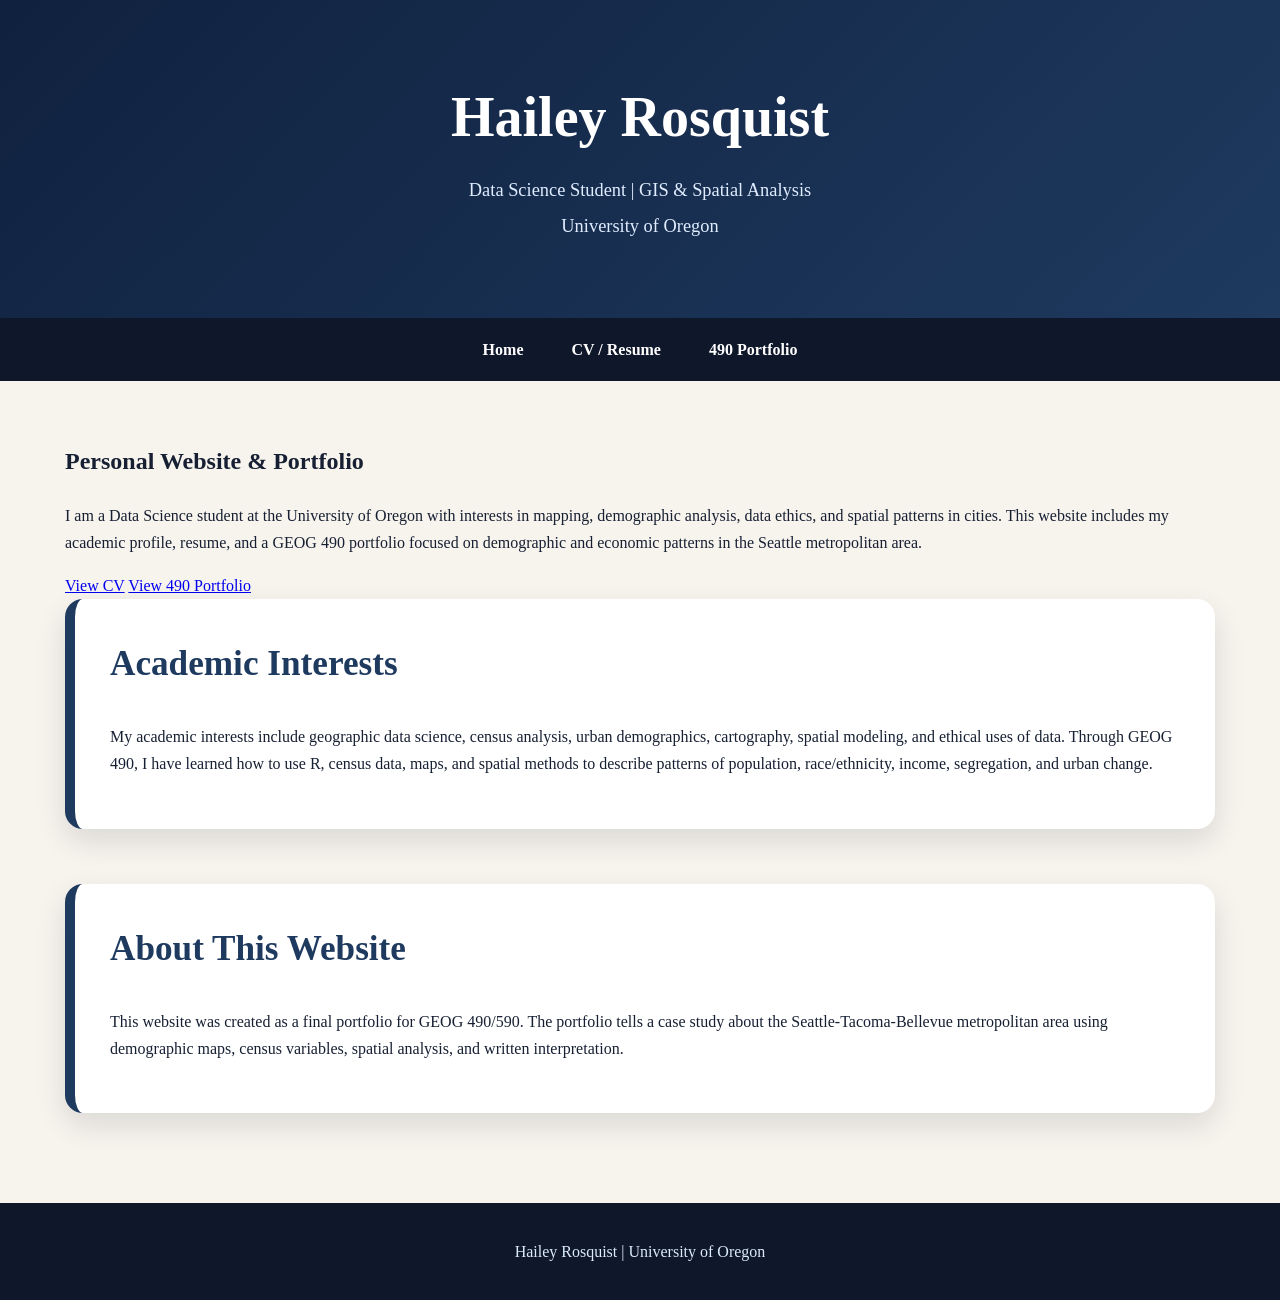
<file: index.html>
<!DOCTYPE html>
<html lang="en">
<head>
  <meta charset="UTF-8">
  <meta name="viewport" content="width=device-width, initial-scale=1.0">
  <title>Hailey Rosquist | Personal Website</title>
  <link rel="stylesheet" href="style.css">
</head>

<body>

  <header class="portfolio-header">
    <h1>Hailey Rosquist</h1>
    <p>Data Science Student | GIS & Spatial Analysis</p>
    <p>University of Oregon</p>
  </header>

  <nav class="main-nav">
    <a href="index.html">Home</a>
    <a href="resume.html">CV / Resume</a>
    <a href="portfolio.html">490 Portfolio</a>
  </nav>

  <main>
    <section class="hero">
      <h2>Personal Website & Portfolio</h2>
      <p>
        I am a Data Science student at the University of Oregon with interests in
        mapping, demographic analysis, data ethics, and spatial patterns in cities.
        This website includes my academic profile, resume, and a GEOG 490 portfolio
        focused on demographic and economic patterns in the Seattle metropolitan area.
      </p>

      <div class="button-row">
        <a class="button" href="resume.html">View CV</a>
        <a class="button" href="portfolio.html">View 490 Portfolio</a>
      </div>
    </section>

    <section class="card">
      <h2>Academic Interests</h2>
      <p>
        My academic interests include geographic data science, census analysis,
        urban demographics, cartography, spatial modeling, and ethical uses of data.
        Through GEOG 490, I have learned how to use R, census data, maps, and spatial
        methods to describe patterns of population, race/ethnicity, income, segregation,
        and urban change.
      </p>
    </section>

    <section class="card">
      <h2>About This Website</h2>
      <p>
        This website was created as a final portfolio for GEOG 490/590. The portfolio
        tells a case study about the Seattle-Tacoma-Bellevue metropolitan area using
        demographic maps, census variables, spatial analysis, and written interpretation.
      </p>
    </section>
  </main>

  <footer>
    <p>Hailey Rosquist | University of Oregon</p>
  </footer>

</body>
</html>
</file>
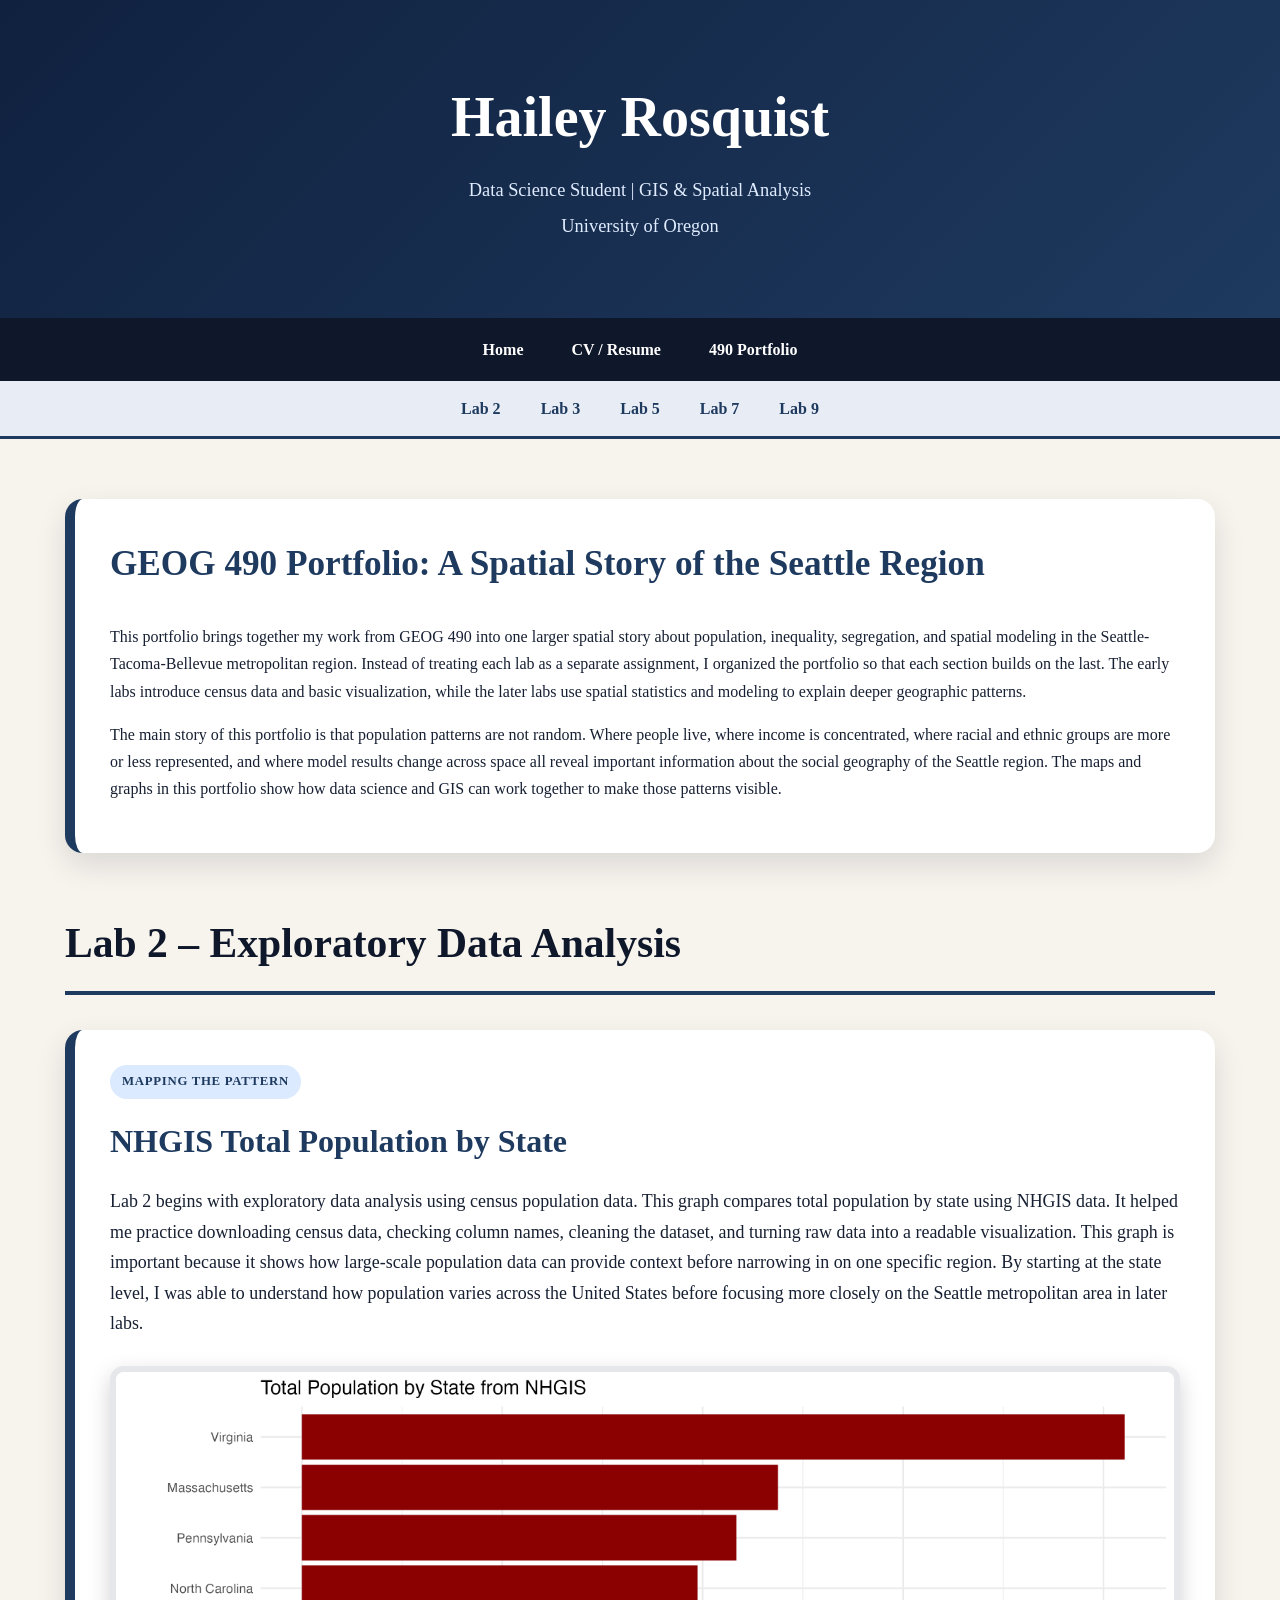
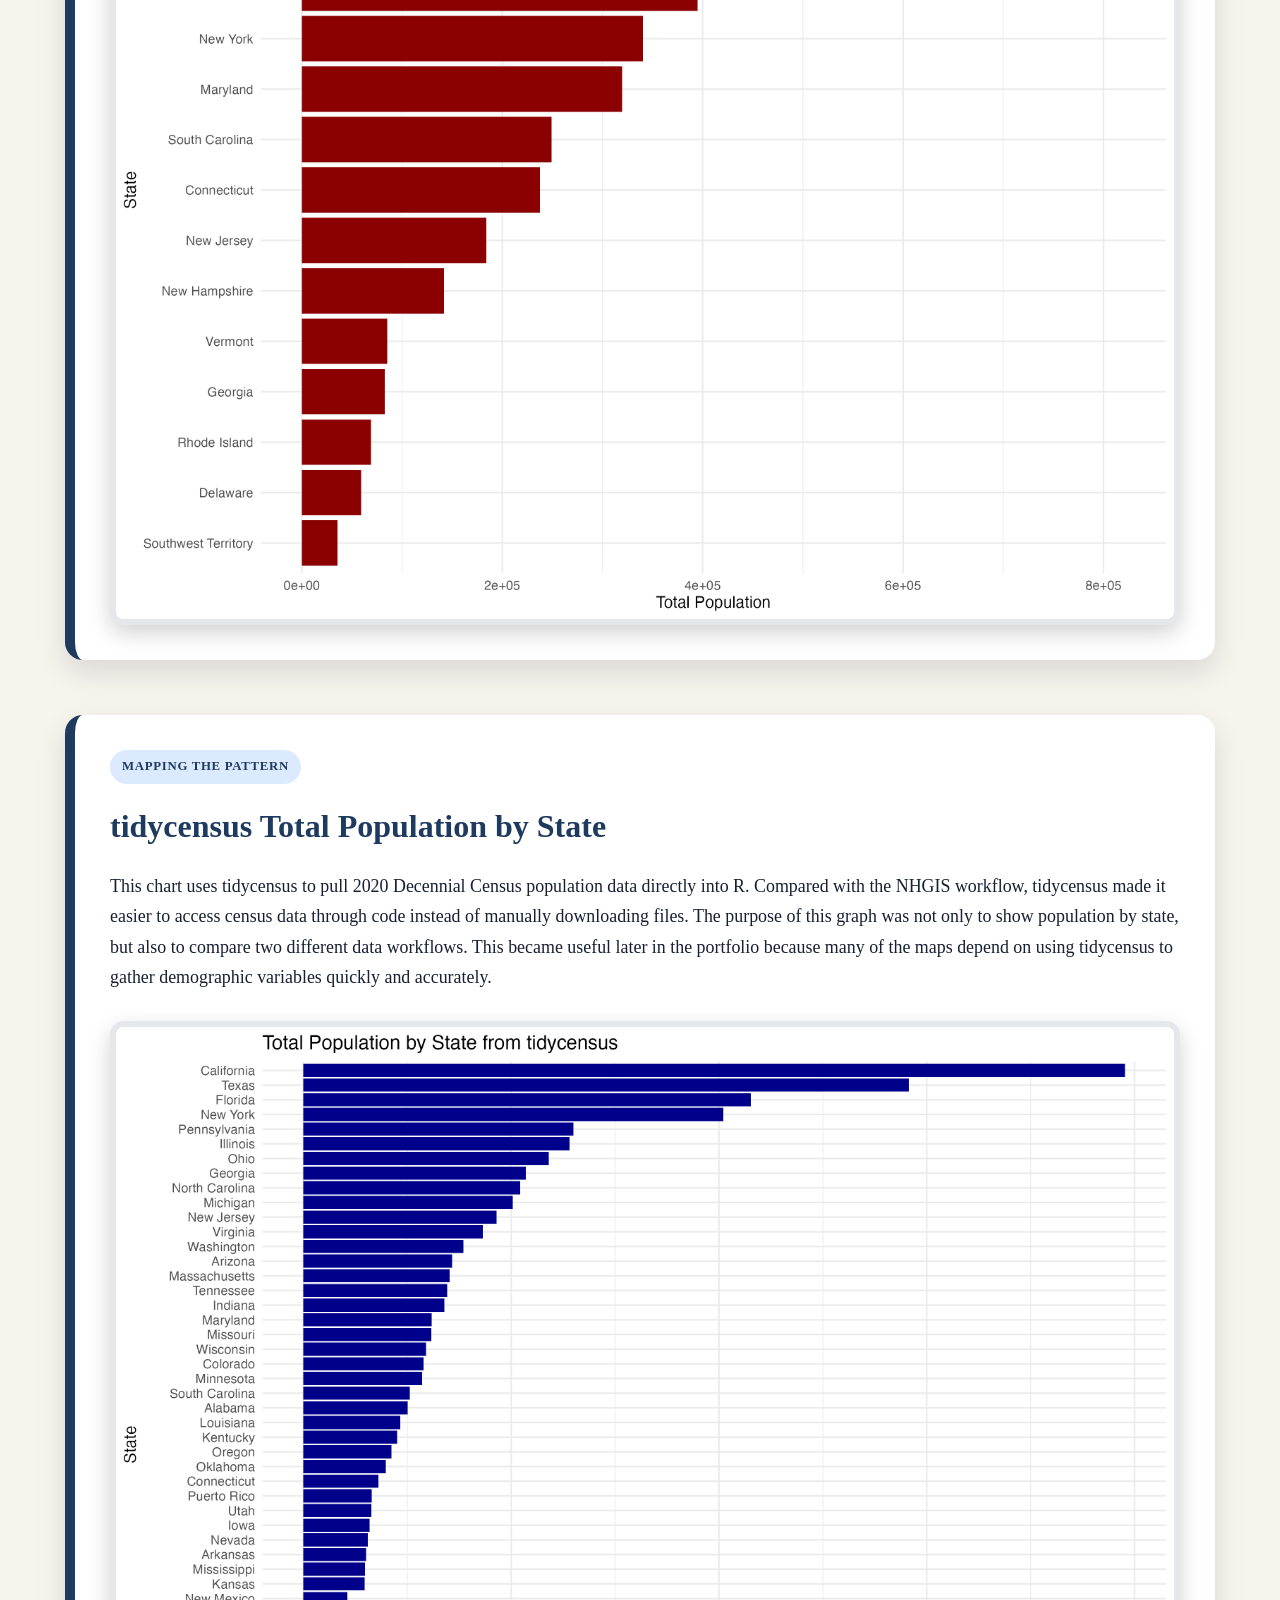
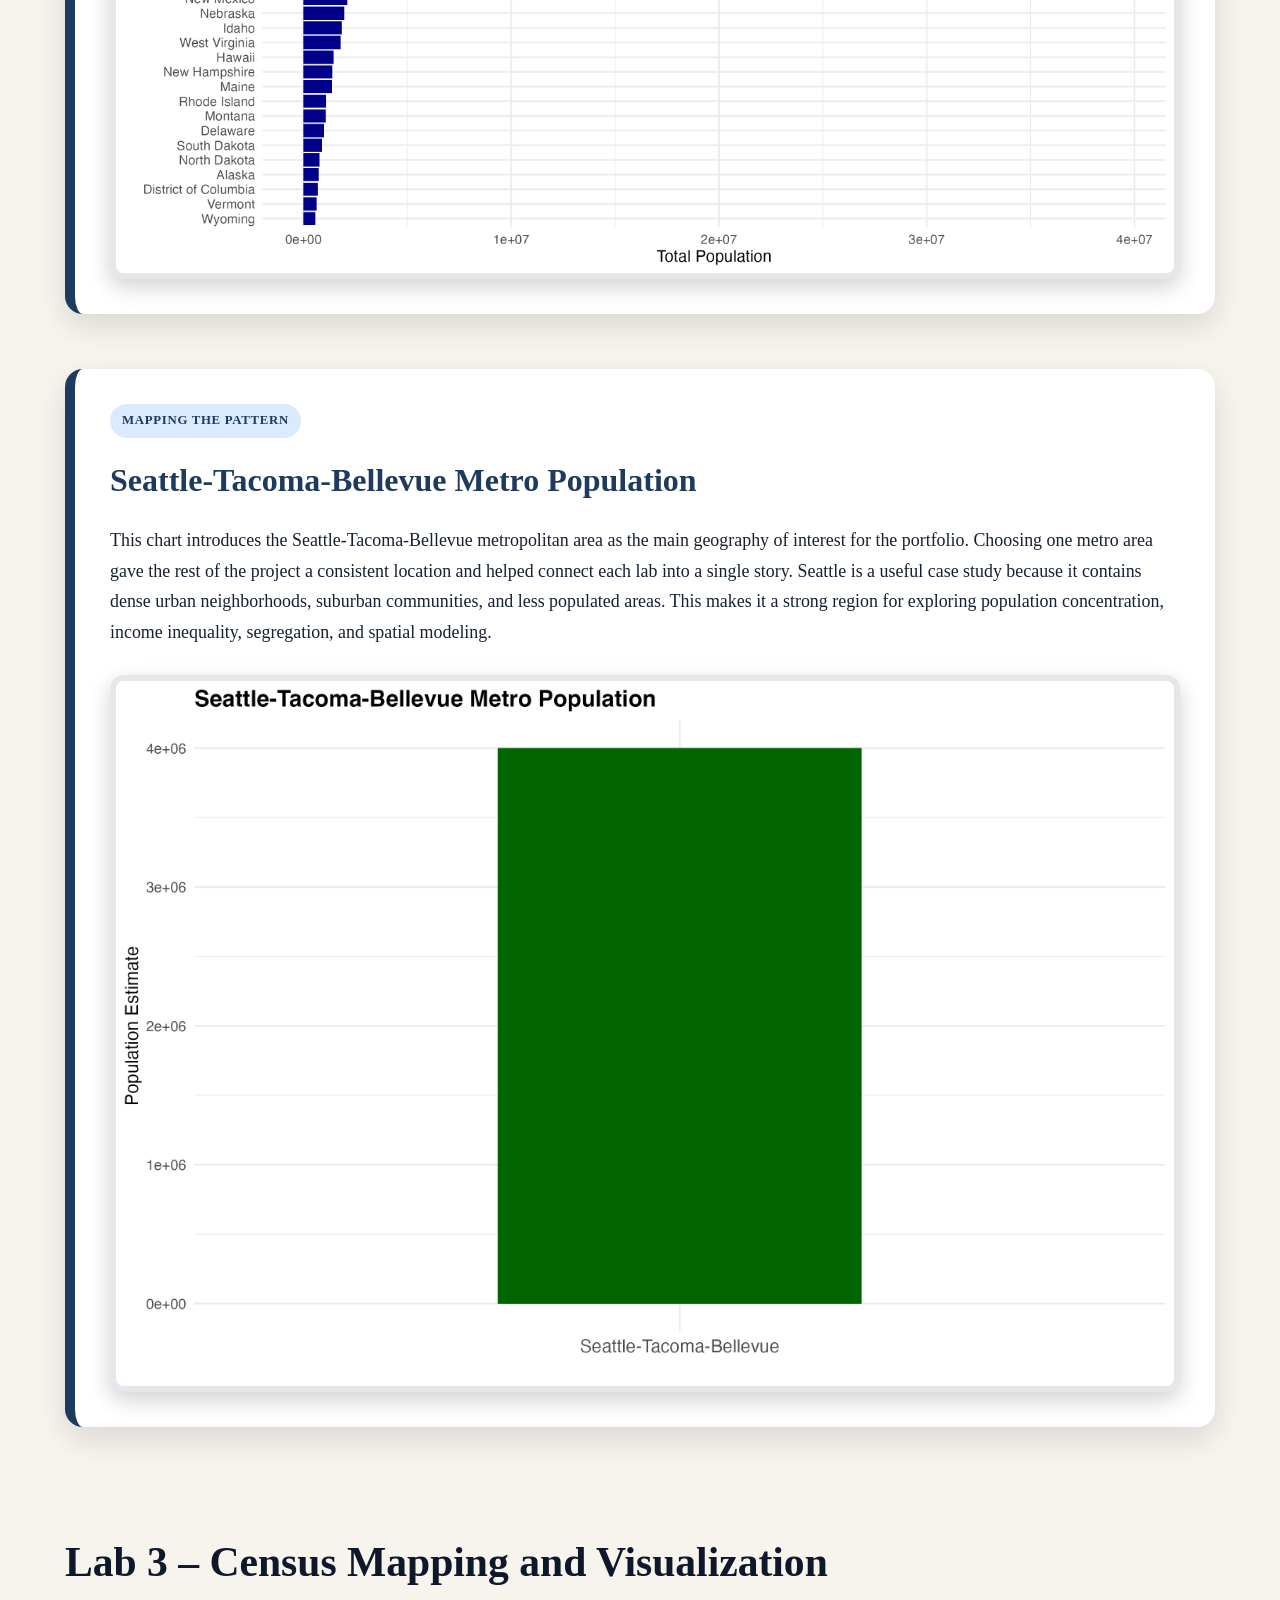
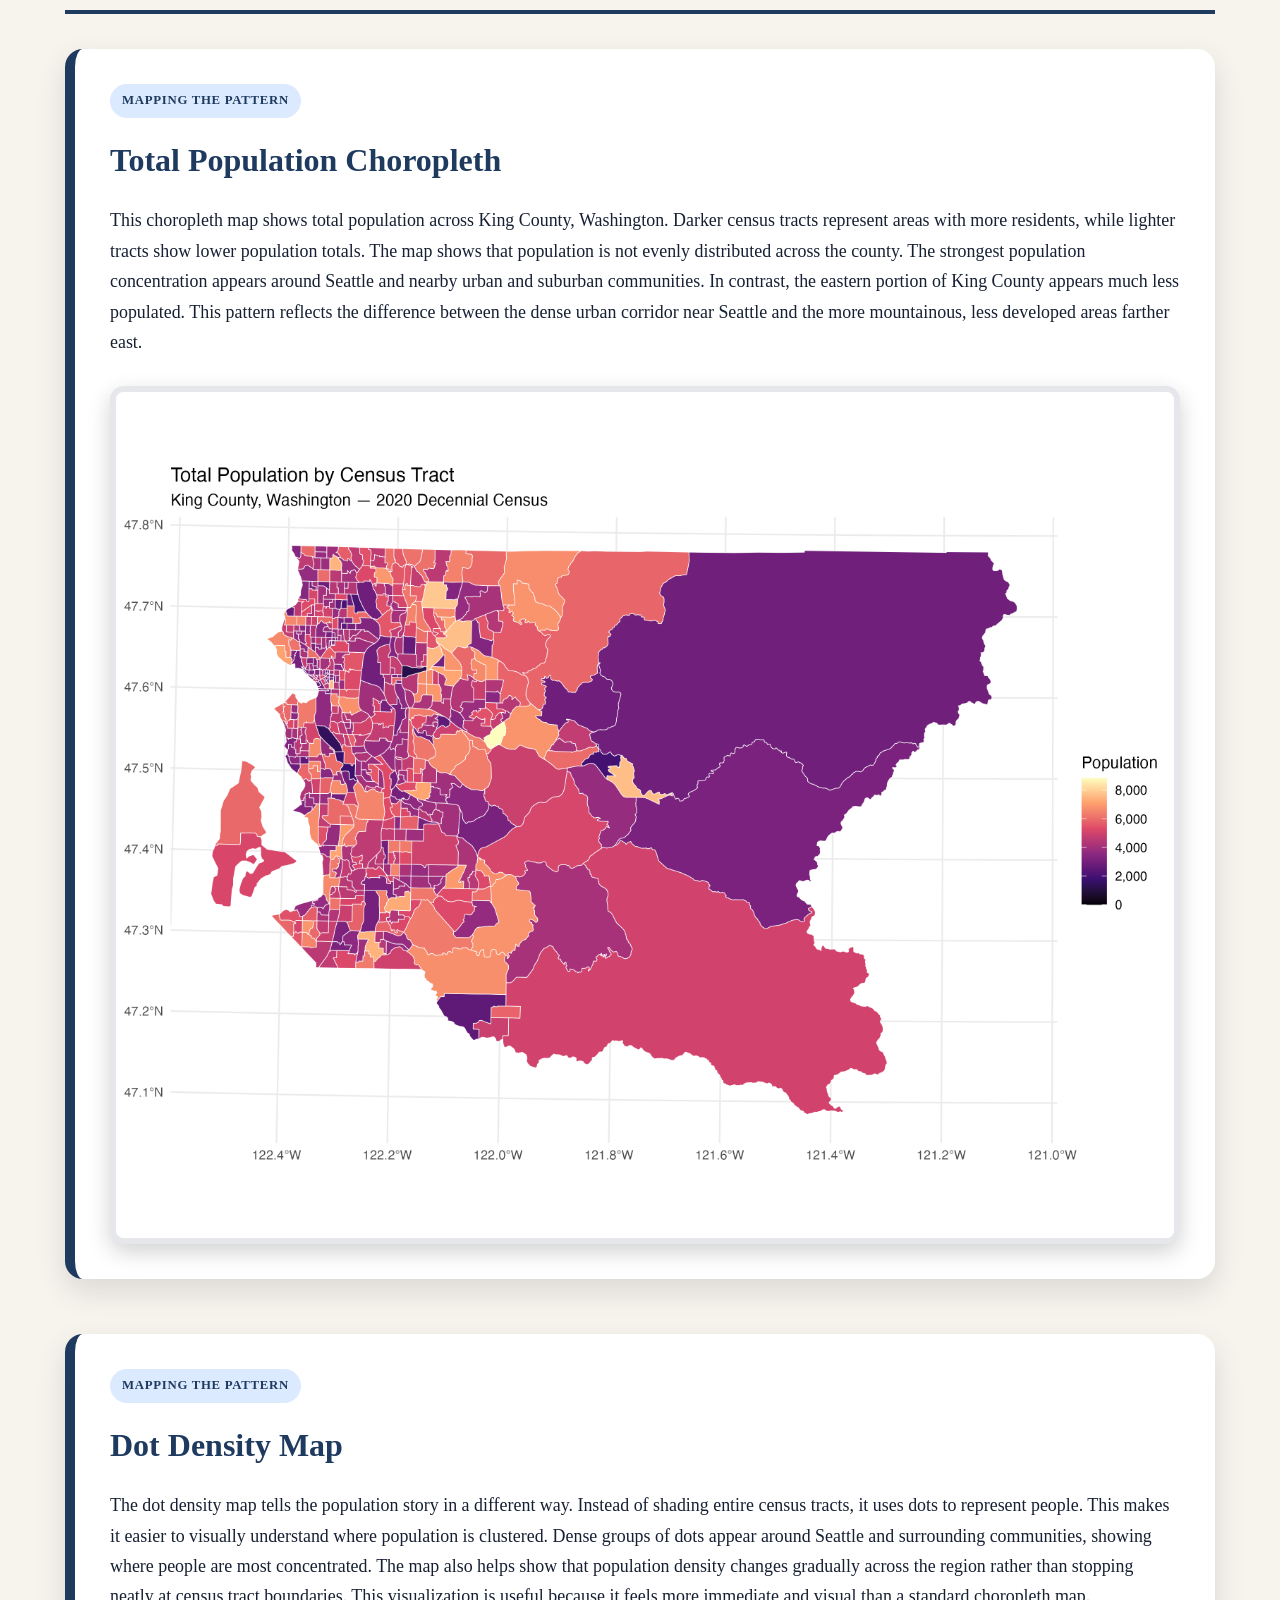
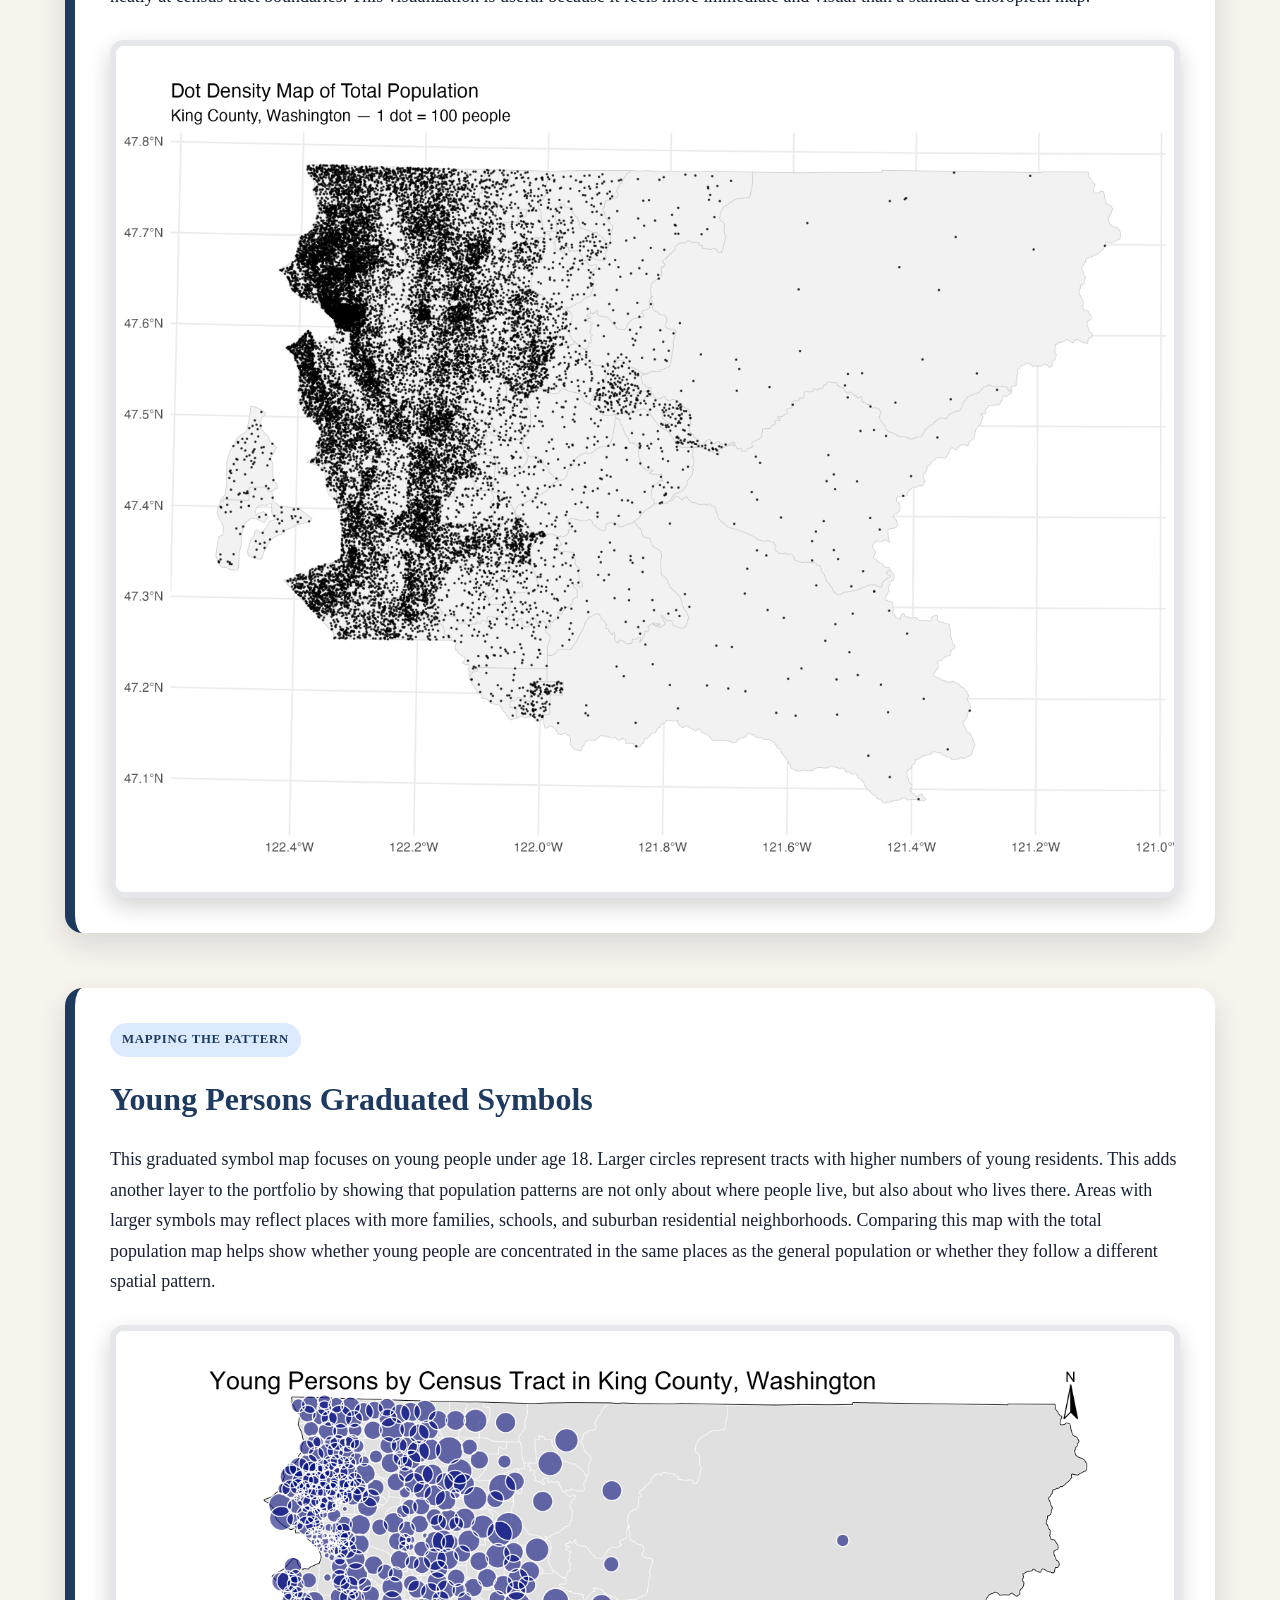
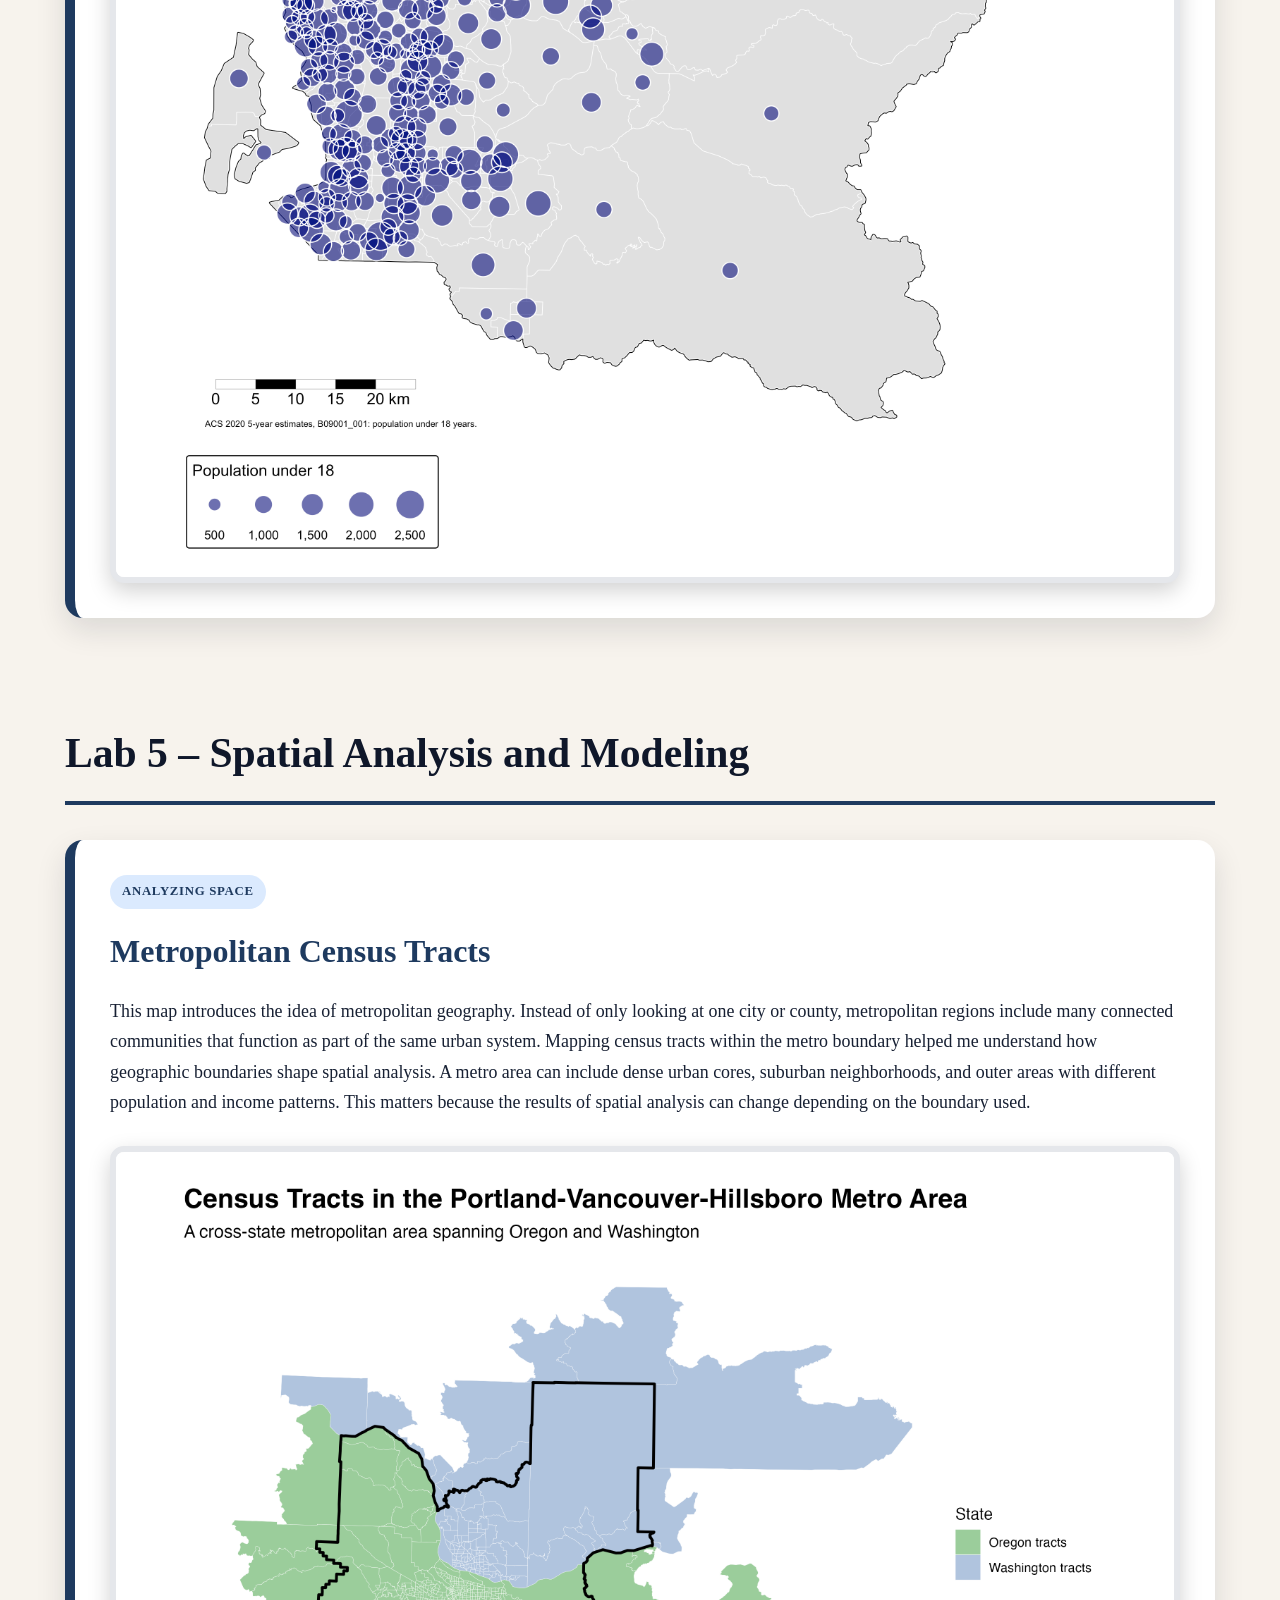
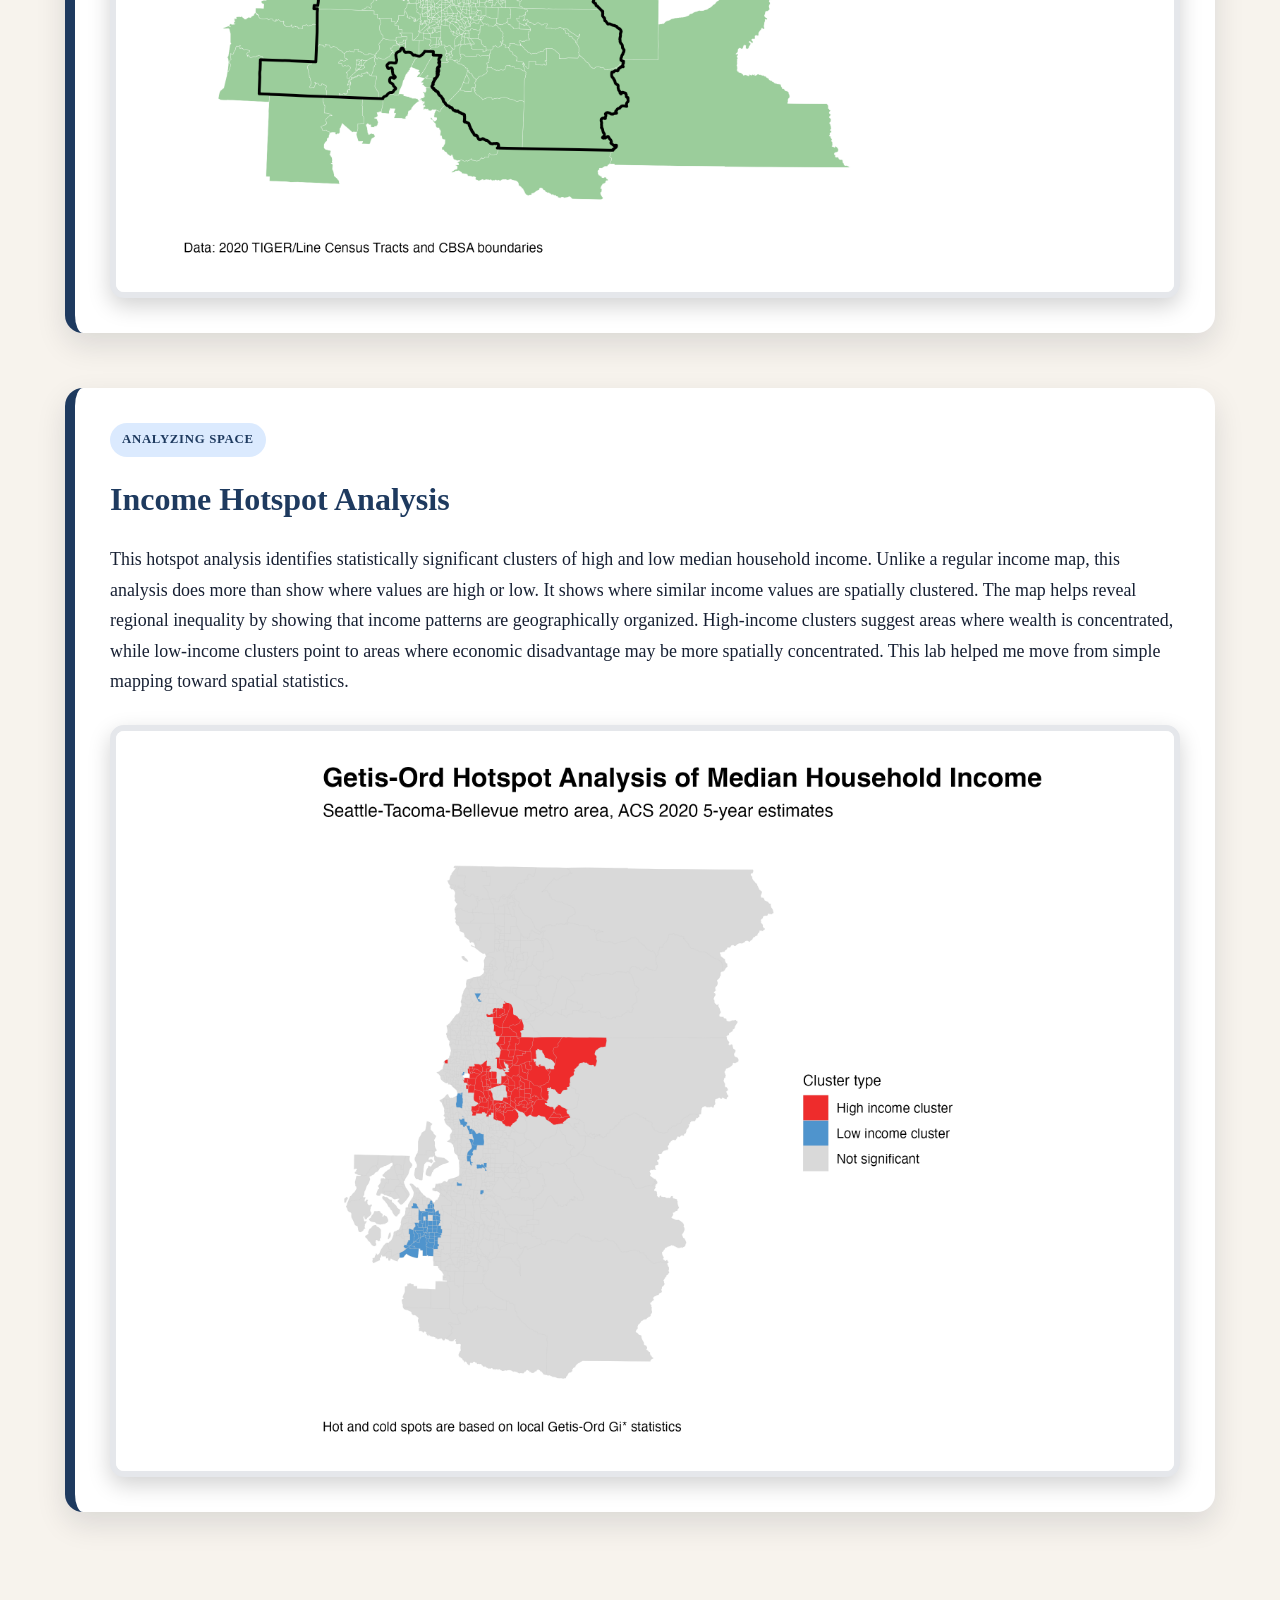
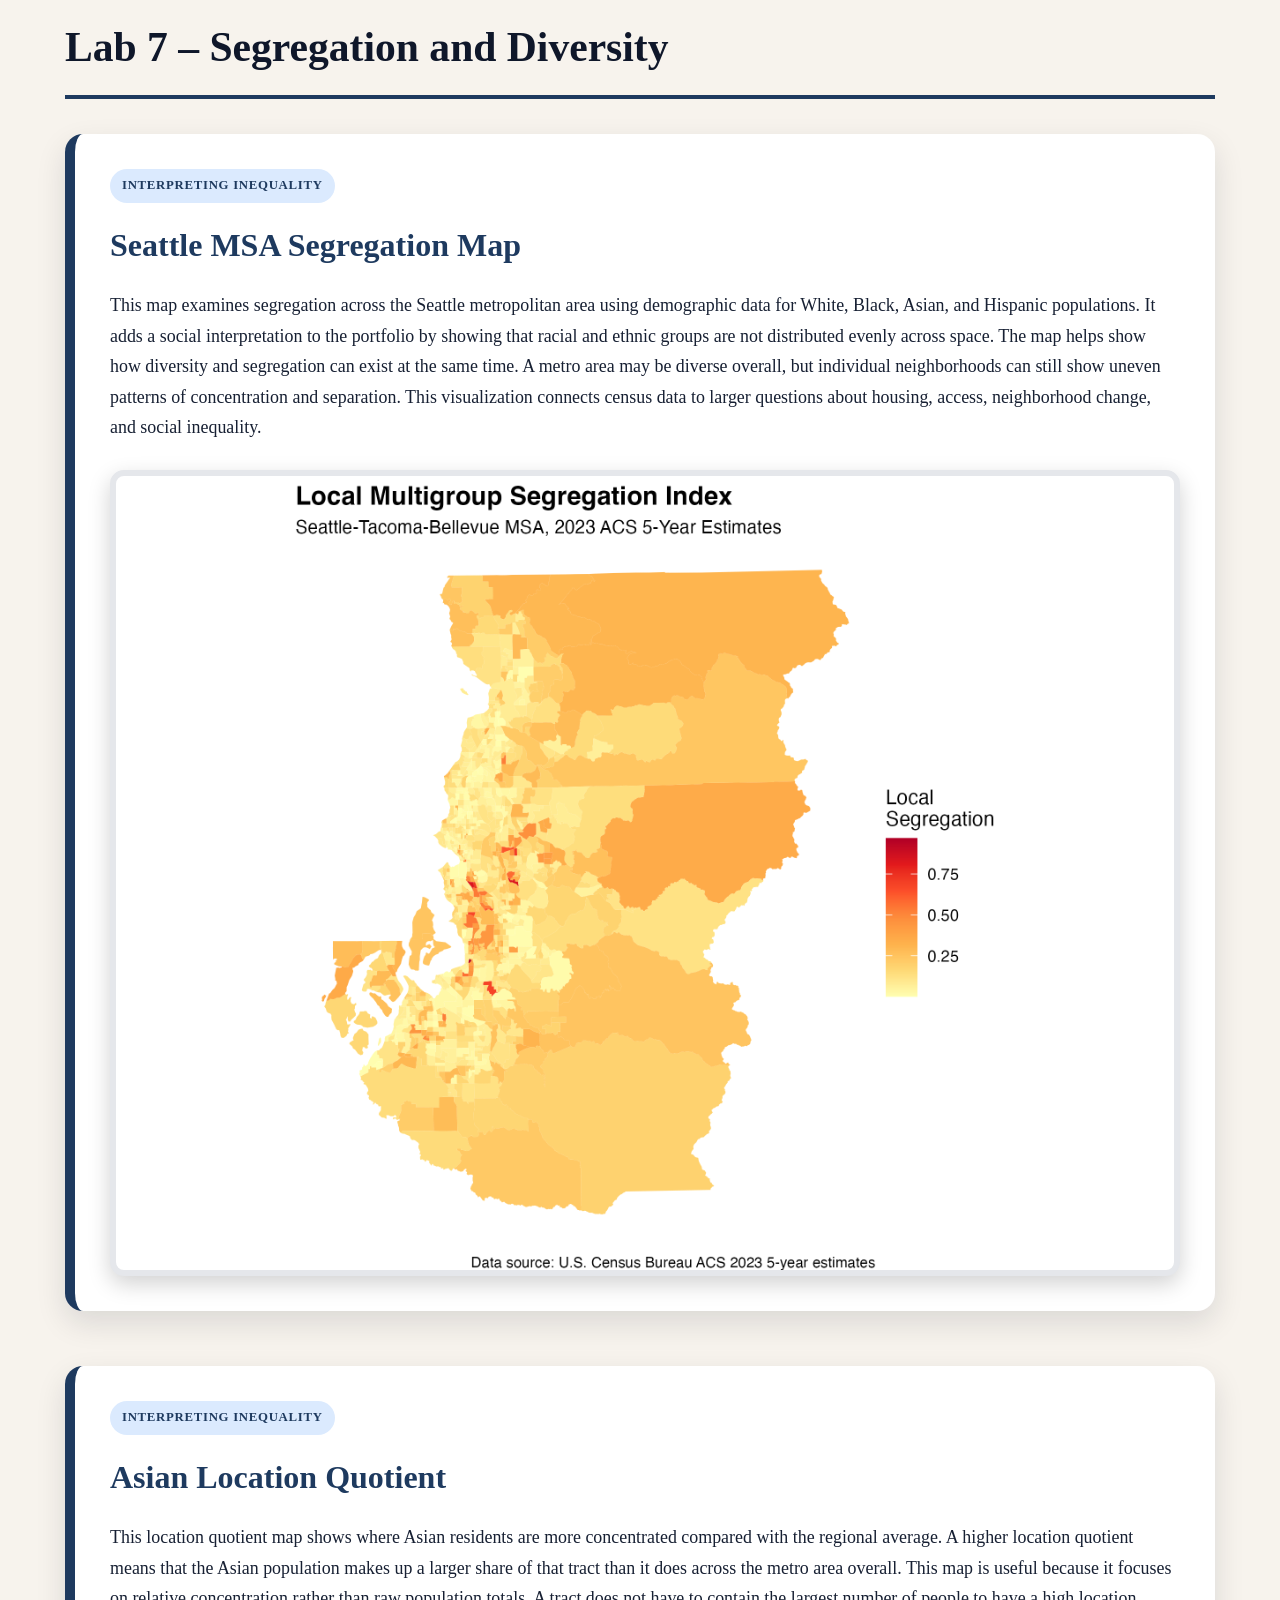
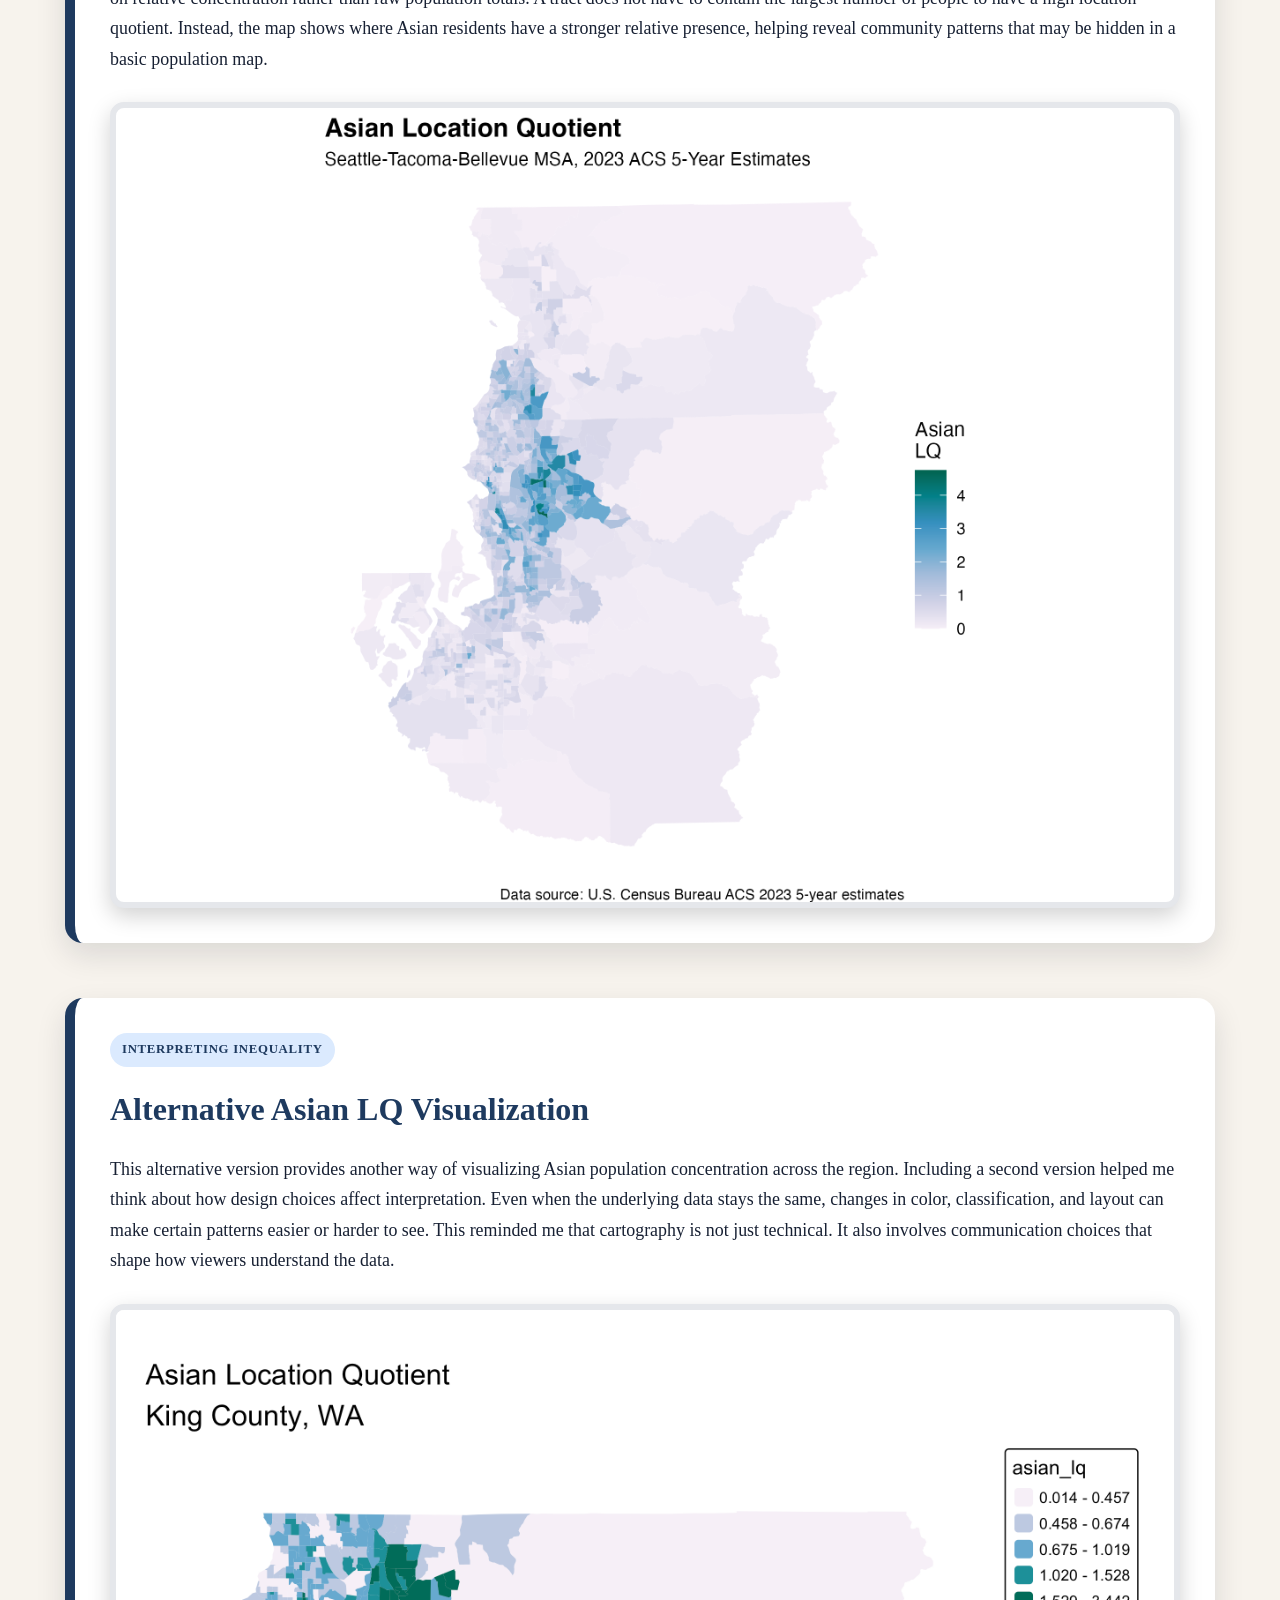
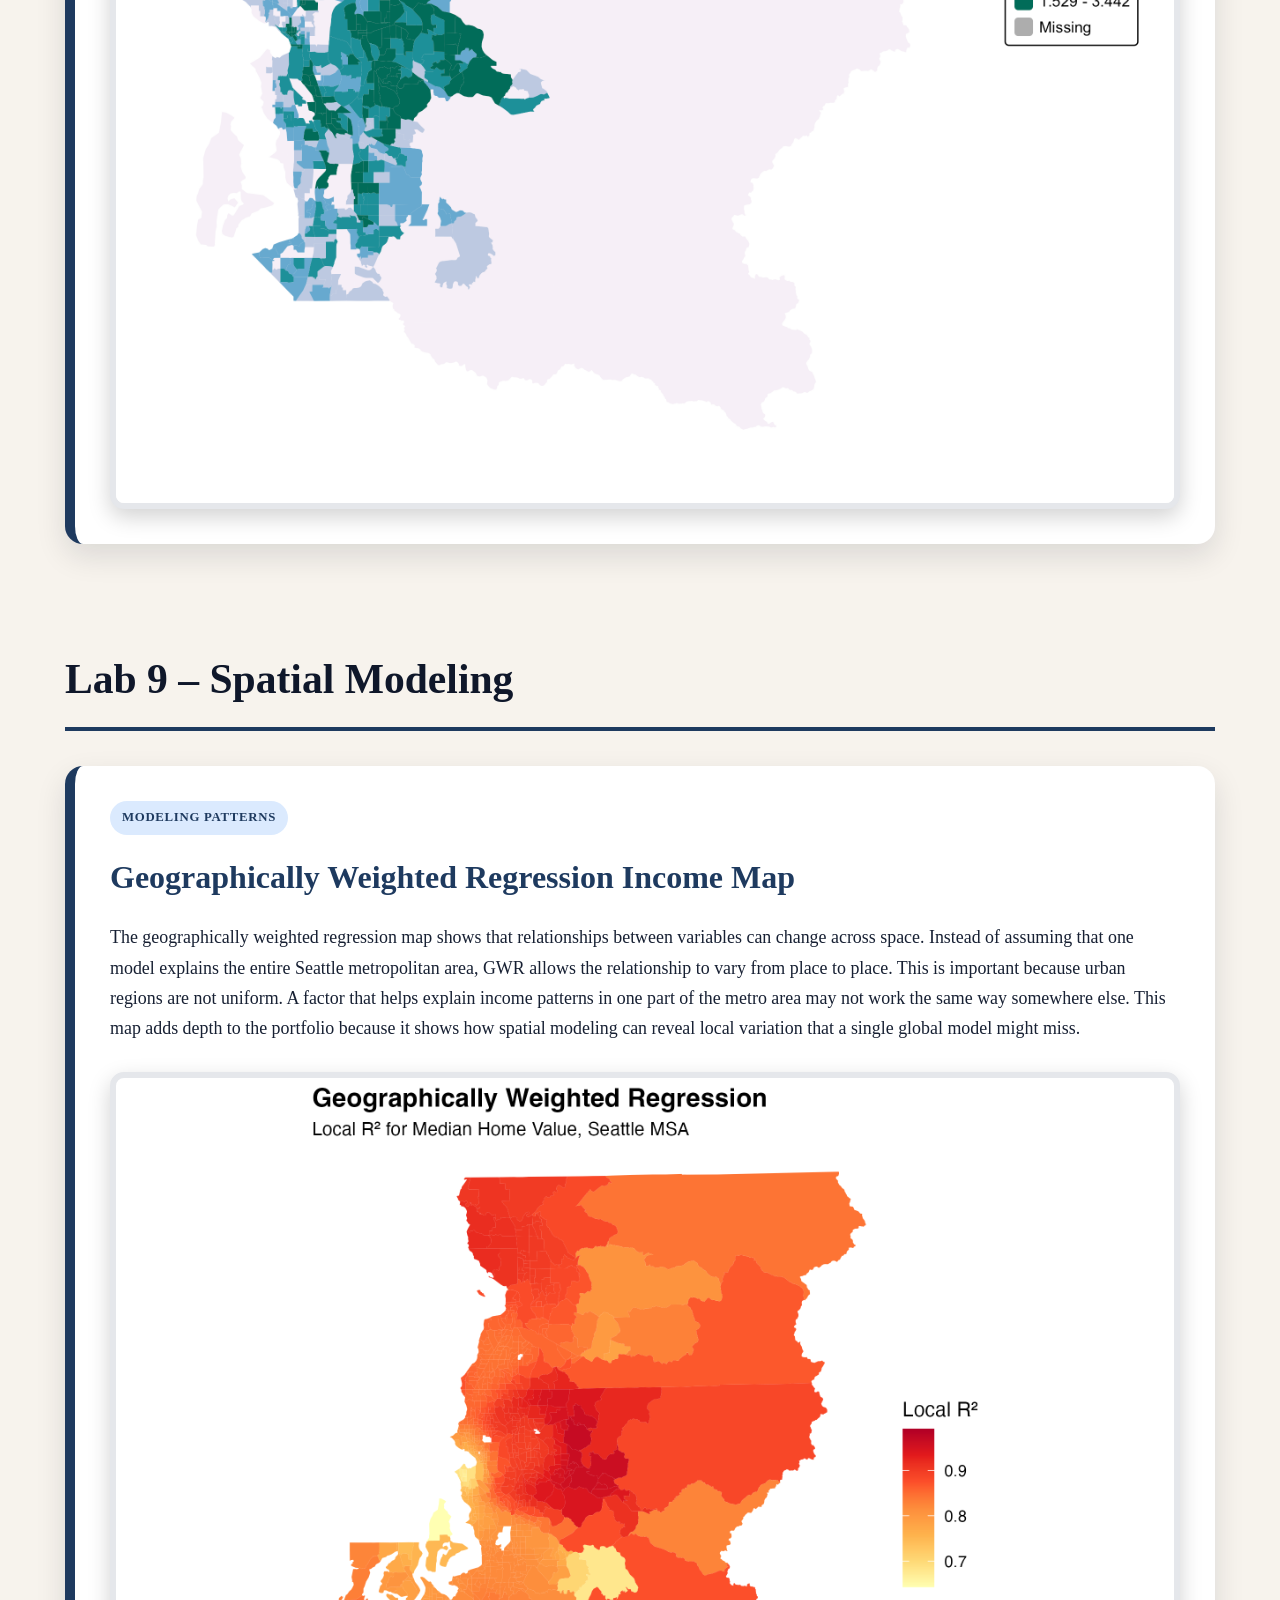
<file: portfolio.html>
<!DOCTYPE html>
<html lang="en">
<head>
    <meta charset="UTF-8">
    <meta name="viewport" content="width=device-width, initial-scale=1.0">
    <title>Hailey Rosquist Portfolio</title>
    <link rel="stylesheet" href="style.css">
</head>

<body>

    <header class="portfolio-header">
        <h1>Hailey Rosquist</h1>
        <p>Data Science Student | GIS & Spatial Analysis</p>
        <p>University of Oregon</p>
    </header>

    <nav class="main-nav">
        <a href="index.html">Home</a>
        <a href="resume.html">CV / Resume</a>
        <a href="portfolio.html">490 Portfolio</a>
    </nav>

    <nav class="lab-nav">
        <a href="#lab2">Lab 2</a>
        <a href="#lab3">Lab 3</a>
        <a href="#lab5">Lab 5</a>
        <a href="#lab7">Lab 7</a>
        <a href="#lab9">Lab 9</a>
    </nav>

    <main>

        <section class="intro-card">
            <h2>GEOG 490 Portfolio: A Spatial Story of the Seattle Region</h2>
            <p>
                This portfolio brings together my work from GEOG 490 into one larger spatial
                story about population, inequality, segregation, and spatial modeling in the
                Seattle-Tacoma-Bellevue metropolitan region. Instead of treating each lab as a
                separate assignment, I organized the portfolio so that each section builds on the
                last. The early labs introduce census data and basic visualization, while the later
                labs use spatial statistics and modeling to explain deeper geographic patterns.
            </p>
            <p>
                The main story of this portfolio is that population patterns are not random.
                Where people live, where income is concentrated, where racial and ethnic groups
                are more or less represented, and where model results change across space all
                reveal important information about the social geography of the Seattle region.
                The maps and graphs in this portfolio show how data science and GIS can work
                together to make those patterns visible.
            </p>
        </section>

        <section class="project-section" id="lab2">
            <h2>Lab 2 – Exploratory Data Analysis</h2>

            <div class="project-card">
                <h3>NHGIS Total Population by State</h3>
                <p>
                    Lab 2 begins with exploratory data analysis using census population data.
                    This graph compares total population by state using NHGIS data. It helped
                    me practice downloading census data, checking column names, cleaning the
                    dataset, and turning raw data into a readable visualization. This graph is important
                    because it shows how large-scale population data can provide context before narrowing
                    in on one specific region. By starting at the state level, I was able to understand
                    how population varies across the United States before focusing more closely
                    on the Seattle metropolitan area in later labs.
                </p>
                <img src="figures/nhgis_total_population_by_state.png" alt="NHGIS Total Population by State">
            </div>

            <div class="project-card">
                <h3>tidycensus Total Population by State</h3>
                <p>
                    This chart uses tidycensus to pull 2020 Decennial Census population data
                    directly into R. Compared with the NHGIS workflow, tidycensus made it easier
                    to access census data through code instead of manually downloading files. The
                    purpose of this graph was not only to show population by state, but also
                    to compare two different data workflows. This became useful later in the
                    portfolio because many of the maps depend on using tidycensus to gather
                    demographic variables quickly and accurately.
                </p>
                <img src="figures/tidycensus_total_population_by_state.png" alt="tidycensus Total Population by State">
            </div>

            <div class="project-card">
                <h3>Seattle-Tacoma-Bellevue Metro Population</h3>
                <p>
                    This chart introduces the Seattle-Tacoma-Bellevue metropolitan area as the
                    main geography of interest for the portfolio. Choosing one metro area gave
                    the rest of the project a consistent location and helped connect each lab into
                    a single story. Seattle is a useful case study because it contains dense urban
                    neighborhoods, suburban communities, and less populated areas. This makes it a
                    strong region for exploring population concentration, income inequality, segregation,
                    and spatial modeling.
                </p>
                <img src="figures/seattle_metro_population.png" alt="Seattle Metro Population">
            </div>
        </section>

        <section class="project-section" id="lab3">
            <h2>Lab 3 – Census Mapping and Visualization</h2>

            <div class="project-card">
                <h3>Total Population Choropleth</h3>
                <p>
                    This choropleth map shows total population across King County, Washington.
                    Darker census tracts represent areas with more residents, while lighter tracts
                    show lower population totals. The map shows that population is not evenly
                    distributed across the county. The strongest population concentration appears
                    around Seattle and nearby urban and suburban communities. In contrast, the eastern
                    portion of King County appears much less populated. This pattern reflects the difference
                    between the dense urban corridor near Seattle and the more mountainous,
                    less developed areas farther east.
                </p>
                <img src="figures/seattle_total_population_choropleth.png" alt="Seattle Population Choropleth">
            </div>

            <div class="project-card">
                <h3>Dot Density Map</h3>
                <p>
                    The dot density map tells the population story in a different way. Instead of
                    shading entire census tracts, it uses dots to represent people. This makes it
                    easier to visually understand where population is clustered. Dense groups of
                    dots appear around Seattle and surrounding communities, showing where people
                    are most concentrated. The map also helps show that population density changes
                    gradually across the region rather than stopping neatly at census tract boundaries.
                    This visualization is useful because it feels more immediate and visual than a
                    standard choropleth map.
                </p>
                <img src="figures/seattle_dot_density_map.png" alt="Seattle Dot Density Map">
            </div>

            <div class="project-card">
                <h3>Young Persons Graduated Symbols</h3>
                <p>
                    This graduated symbol map focuses on young people under age 18. Larger
                    circles represent tracts with higher numbers of young residents. This adds
                    another layer to the portfolio by showing that population patterns are not
                    only about where people live, but also about who lives there. Areas with
                    larger symbols may reflect places with more families, schools, and suburban
                    residential neighborhoods. Comparing this map with the total
                    population map helps show whether young people are concentrated in the
                    same places as the general population or whether they follow a different
                    spatial pattern.
                </p>
                <img src="figures/seattle_young_persons_graduated_symbols.png" alt="Young Persons Map">
            </div>
        </section>

        <section class="project-section" id="lab5">
            <h2>Lab 5 – Spatial Analysis and Modeling</h2>

            <div class="project-card">
                <h3>Metropolitan Census Tracts</h3>
                <p>
                    This map introduces the idea of metropolitan geography. Instead of only
                    looking at one city or county, metropolitan regions include many connected
                    communities that function as part of the same urban system. Mapping census
                    tracts within the metro boundary helped me understand how geographic boundaries
                    shape spatial analysis. A metro area can include dense urban cores, suburban
                    neighborhoods, and outer areas with different population and income patterns.
                    This matters because the results of spatial analysis can change depending on
                    the boundary used.
                </p>
                <img src="figures/figure1_portland_vancouver_metro_tracts.png" alt="Metro Tracts">
            </div>

            <div class="project-card">
                <h3>Income Hotspot Analysis</h3>
                <p>
                    This hotspot analysis identifies statistically significant clusters of high and
                    low median household income. Unlike a regular income map, this analysis
                    does more than show where values are high or low. It shows where similar
                    income values are spatially clustered. The map helps reveal regional inequality
                    by showing that income patterns are geographically organized. High-income clusters
                    suggest areas where wealth is concentrated, while low-income clusters point to areas
                    where economic disadvantage may be more spatially concentrated. This lab helped me move
                    from simple mapping toward spatial statistics.
                </p>
                <img src="figures/figure3_seattle_income_hotspots.png" alt="Income Hotspots">
            </div>
        </section>

        <section class="project-section" id="lab7">
            <h2>Lab 7 – Segregation and Diversity</h2>

            <div class="project-card">
                <h3>Seattle MSA Segregation Map</h3>
                <p>
                    This map examines segregation across the Seattle metropolitan area using
                    demographic data for White, Black, Asian, and Hispanic populations. It adds
                    a social interpretation to the portfolio by showing that racial and ethnic
                    groups are not distributed evenly across space. The map helps show how diversity
                    and segregation can exist at the same time. A metro area may be diverse overall,
                    but individual neighborhoods can still show uneven patterns of concentration
                    and separation. This visualization connects census data to larger questions about
                    housing, access, neighborhood change, and social inequality.
                </p>
                <img src="figures/figure1_seattle_msa_segregation.png" alt="Segregation Map">
            </div>

            <div class="project-card">
                <h3>Asian Location Quotient</h3>
                <p>
                    This location quotient map shows where Asian residents are more concentrated
                    compared with the regional average. A higher location quotient means that
                    the Asian population makes up a larger share of that tract than it does across
                    the metro area overall. This map is useful because it focuses on relative
                    concentration rather than raw population totals. A tract does not have to contain
                    the largest number of people to have a high location quotient. Instead, the map
                    shows where Asian residents have a stronger relative presence, helping reveal
                    community patterns that may be hidden in a basic population map.
                </p>
                <img src="figures/figure2_seattle_msa_asian_lq.png" alt="Asian LQ Map">
            </div>

            <div class="project-card">
                <h3>Alternative Asian LQ Visualization</h3>
                <p>
                    This alternative version provides another way of visualizing Asian population
                    concentration across the region. Including a second version helped me think
                    about how design choices affect interpretation. Even when the underlying data stays
                    the same, changes in color, classification, and layout can make certain patterns
                    easier or harder to see. This reminded me that cartography is not just technical.
                    It also involves communication choices that shape how viewers understand the data.
                </p>
                <img src="figures/seattle_asian_lq_map.png" alt="Asian LQ Alternative">
            </div>
        </section>

        <section class="project-section" id="lab9">
            <h2>Lab 9 – Spatial Modeling</h2>

            <div class="project-card">
                <h3>Geographically Weighted Regression Income Map</h3>
                <p>
                    The geographically weighted regression map shows that relationships between
                    variables can change across space. Instead of assuming that one model explains
                    the entire Seattle metropolitan area, GWR allows the relationship to vary from
                    place to place. This is important because urban regions are not uniform. A factor
                    that helps explain income patterns in one part of the metro area may not work the same
                    way somewhere else. This map adds depth to the portfolio because it shows how
                    spatial modeling can reveal local variation that a single global model might miss.
                </p>
                <img src="figures/figure1_gwr_income_map.png" alt="GWR Income Map">
            </div>

            <div class="project-card">
                <h3>K-Means Cluster Map</h3>
                <p>
                    This k-means cluster map groups census tracts based on similar characteristics.
                    Instead of looking at one variable at a time, clustering helps identify areas
                    that share similar demographic or socioeconomic profiles. The clusters create a
                    final layer in the portfolio story by showing how spatial patterns can be classified
                    and summarized. The map helps identify groups of tracts that may represent different
                    types of neighborhoods or regional zones. This lab shows how GIS and data science
                    can work together to move from description toward pattern recognition.
                </p>
                <img src="figures/figure2_kmeans_cluster_map.png" alt="K-Means Cluster Map">
            </div>
        </section>

        <section class="project-section">
            <h2>Additional Data Visualizations</h2>

            <p>
                These additional graphs show earlier data visualization practice from the course.
                They helped me build confidence with ggplot, histograms, scatterplots, logged
                variables, and basic exploratory analysis. Even though they are not all part of
                the Seattle mapping story, they show the broader technical process behind the
                portfolio.
            </p>

            <div class="project-card">
                <h3>Logged GDP Histogram</h3>
                <p>
                    This histogram shows the distribution of logged GDP values. Logging the data
                    makes highly skewed economic values easier to compare and interpret.
                </p>
                <img src="figures/logged_gdp_histogram.png" alt="Logged GDP Histogram">
            </div>

            <div class="project-card">
                <h3>Logged GDP Scatterplot</h3>
                <p>
                    This scatterplot shows the relationship between logged GDP variables. It helped
                    me practice reading relationships between two variables and thinking about how
                    transformations can make patterns clearer.
                </p>
                <img src="figures/logged_gdp_scatterplot.png" alt="GDP Scatterplot">
            </div>

            <div class="project-card">
                <h3>Logged GDP Analysis</h3>
                <p>
                    This analysis connects the GDP visualizations to broader modeling ideas. It
                    shows how changing the scale of a variable can affect how clearly relationships
                    appear in a graph.
                </p>
                <img src="figures/logged_gdp_analysis.png" alt="GDP Analysis">
            </div>

            <div class="project-card">
                <h3>GDP Histogram</h3>
                <p>
                    This histogram shows the original GDP distribution before logging. Comparing
                    it with the logged version shows why transformations are useful when data is
                    unevenly distributed.
                </p>
                <img src="figures/gdp_histogram.png" alt="GDP Histogram">
            </div>

            <div class="project-card">
                <h3>Seattle Metro Population</h3>
                <p>
                    This graph supports the portfolio's main geography by showing the population
                    context for the Seattle-Tacoma-Bellevue metropolitan area.
                </p>
                <img src="figures/seattle_metro_population.png" alt="Seattle Metro Population">
            </div>

            <div class="project-card">
                <h3>tidycensus Population by State</h3>
                <p>
                    This graph shows population data collected through tidycensus and represents
                    one of the first steps in building a reproducible census data workflow.
                </p>
                <img src="figures/tidycensus_total_population_by_state.png" alt="tidycensus Population">
            </div>

            <div class="project-card">
                <h3>NHGIS Population by State</h3>
                <p>
                    This graph shows population data collected through NHGIS and helped me compare
                    downloaded census data with API-based census data.
                </p>
                <img src="figures/nhgis_total_population_by_state.png" alt="NHGIS Population">
            </div>
        </section>

    </main>

    <footer>
        <p>© 2026 Hailey Rosquist | University of Oregon</p>
    </footer>

</body>
</html>
</file>
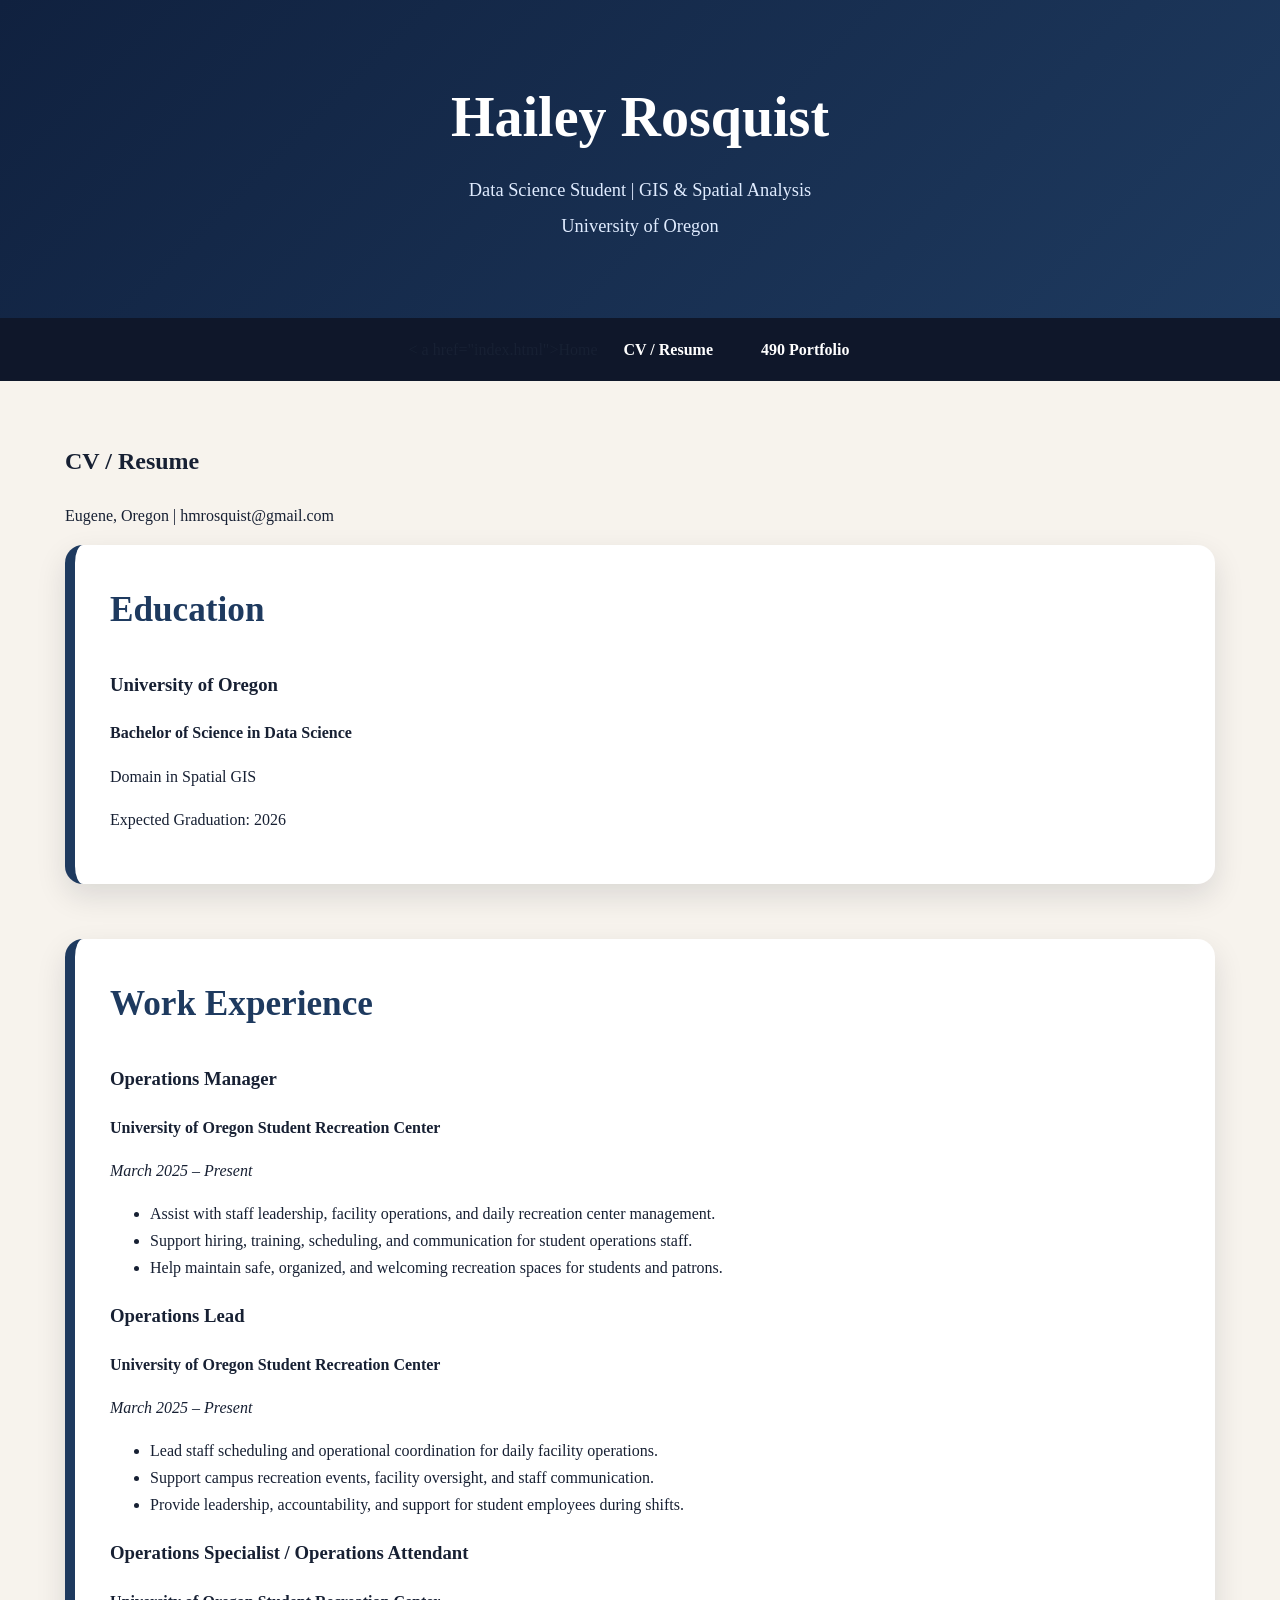
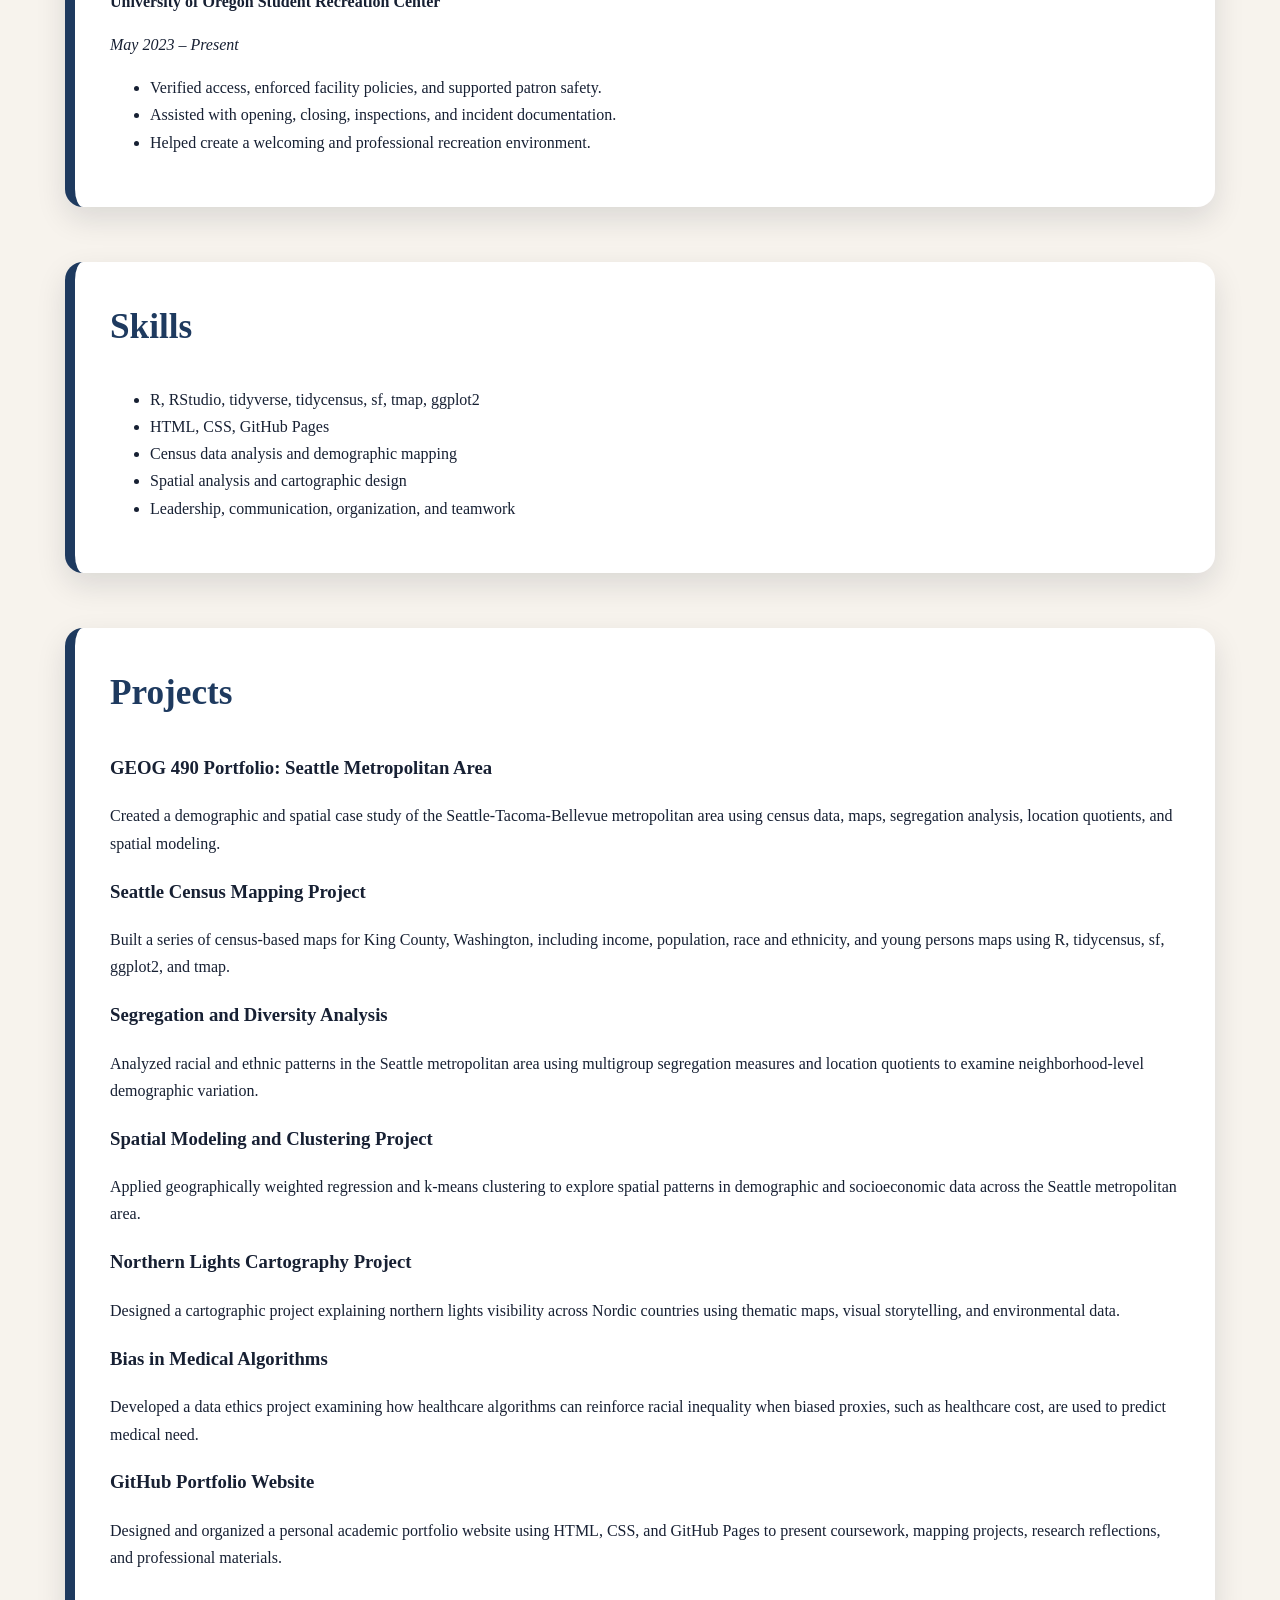
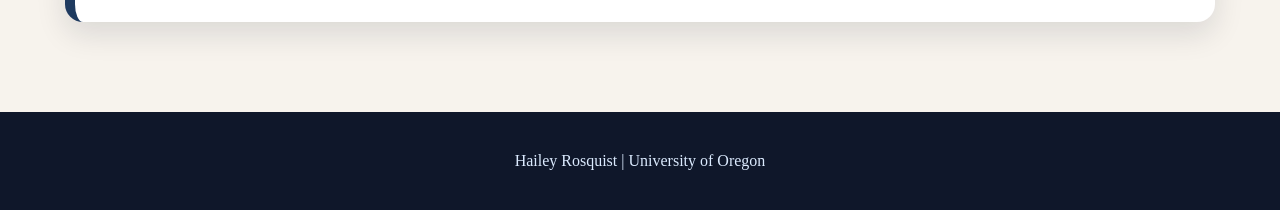
<file: resume.html>
<!DOCTYPE html>
<html lang="en">
<head>
  <meta charset="UTF-8" />
  <meta name="viewport" content="width=device-width, initial-scale=1.0" />
  <title>Hailey Rosquist | CV</title>
  <link rel="stylesheet" href="style.css" />
</head>

<body>
  <header class="portfolio-header">
      <h1>Hailey Rosquist</h1>
      <p>Data Science Student | GIS & Spatial Analysis</p>
      <p>University of Oregon</p>
  </header>

  <nav class="main-nav">
    <  a href="index.html">Home</a>
      <a href="resume.html">CV / Resume</a>
      <a href="portfolio.html">490 Portfolio</a>
  </nav>

  <main>
    <section class="page-title">
      <h2>CV / Resume</h2>
      <p>Eugene, Oregon | hmrosquist@gmail.com</p>
    </section>

    <section class="card">
      <h2>Education</h2>
      <h3>University of Oregon</h3>
      <p><strong>Bachelor of Science in Data Science</strong></p>
      <p>Domain in Spatial GIS</p>
      <p>Expected Graduation: 2026</p>
    </section>

    <section class="card">
      <h2>Work Experience</h2>

      <h3>Operations Manager</h3>
      <p><strong>University of Oregon Student Recreation Center</strong></p>
      <p><em>March 2025 – Present</em></p>
      <ul>
        <li>Assist with staff leadership, facility operations, and daily recreation center management.</li>
        <li>Support hiring, training, scheduling, and communication for student operations staff.</li>
        <li>Help maintain safe, organized, and welcoming recreation spaces for students and patrons.</li>
      </ul>

      <h3>Operations Lead</h3>
      <p><strong>University of Oregon Student Recreation Center</strong></p>
      <p><em>March 2025 – Present</em></p>
      <ul>
        <li>Lead staff scheduling and operational coordination for daily facility operations.</li>
        <li>Support campus recreation events, facility oversight, and staff communication.</li>
        <li>Provide leadership, accountability, and support for student employees during shifts.</li>
      </ul>

      <h3>Operations Specialist / Operations Attendant</h3>
      <p><strong>University of Oregon Student Recreation Center</strong></p>
      <p><em>May 2023 – Present</em></p>
      <ul>
        <li>Verified access, enforced facility policies, and supported patron safety.</li>
        <li>Assisted with opening, closing, inspections, and incident documentation.</li>
        <li>Helped create a welcoming and professional recreation environment.</li>
      </ul>
    </section>

    <section class="card">
      <h2>Skills</h2>
      <ul>
        <li>R, RStudio, tidyverse, tidycensus, sf, tmap, ggplot2</li>
        <li>HTML, CSS, GitHub Pages</li>
        <li>Census data analysis and demographic mapping</li>
        <li>Spatial analysis and cartographic design</li>
        <li>Leadership, communication, organization, and teamwork</li>
      </ul>
    </section>

    <section class="card">
      <h2>Projects</h2>

      <h3>GEOG 490 Portfolio: Seattle Metropolitan Area</h3>
      <p>
        Created a demographic and spatial case study of the Seattle-Tacoma-Bellevue
        metropolitan area using census data, maps, segregation analysis, location
        quotients, and spatial modeling.
      </p>

      <h3>Seattle Census Mapping Project</h3>
      <p>
        Built a series of census-based maps for King County, Washington, including income,
        population, race and ethnicity, and young persons maps using R, tidycensus, sf,
        ggplot2, and tmap.
      </p>

      <h3>Segregation and Diversity Analysis</h3>
      <p>
        Analyzed racial and ethnic patterns in the Seattle metropolitan area using
        multigroup segregation measures and location quotients to examine neighborhood-level
        demographic variation.
      </p>

      <h3>Spatial Modeling and Clustering Project</h3>
      <p>
        Applied geographically weighted regression and k-means clustering to explore
        spatial patterns in demographic and socioeconomic data across the Seattle
        metropolitan area.
      </p>

      <h3>Northern Lights Cartography Project</h3>
      <p>
        Designed a cartographic project explaining northern lights visibility across Nordic
        countries using thematic maps, visual storytelling, and environmental data.
      </p>

      <h3>Bias in Medical Algorithms</h3>
      <p>
        Developed a data ethics project examining how healthcare algorithms can reinforce
        racial inequality when biased proxies, such as healthcare cost, are used to predict
        medical need.
      </p>

      <h3>GitHub Portfolio Website</h3>
      <p>
        Designed and organized a personal academic portfolio website using HTML, CSS, and
        GitHub Pages to present coursework, mapping projects, research reflections, and
        professional materials.
      </p>
    </section>
  </main>

  <footer>
    <p>Hailey Rosquist | University of Oregon</p>
  </footer>
</body>
</html>
</file>
<file: style.css>
/* =========================
   GENERAL
========================= */

* {
    box-sizing: border-box;
}

body {
    margin: 0;
    font-family: Georgia, "Times New Roman", serif;
    background-color: #f7f3ed;
    color: #172033;
    line-height: 1.7;
}

/* =========================
   HEADER
========================= */

header,
.portfolio-header {
    background: linear-gradient(135deg, #10213f, #1e3a5f);
    color: white;
    text-align: center;
    padding: 70px 20px;
}

.portfolio-header h1,
header h1 {
    font-size: 3.5rem;
    margin: 0 0 10px;
}

.portfolio-header p,
header p {
    font-size: 1.15rem;
    margin: 5px 0;
    color: #e0ecff;
}

/* =========================
   MAIN WEBSITE NAV
========================= */

.main-nav {
    background-color: #0f172a;
    padding: 18px;
    text-align: center;
}

.main-nav a {
    color: white;
    text-decoration: none;
    margin: 0 22px;
    font-size: 1rem;
    font-weight: bold;
}

.main-nav a:hover {
    color: #bfdbfe;
}

/* =========================
   LAB JUMP NAV
========================= */

.lab-nav {
    background-color: #e8edf5;
    padding: 14px;
    text-align: center;
    border-bottom: 3px solid #1e3a5f;
}

.lab-nav a {
    color: #1e3a5f;
    text-decoration: none;
    margin: 0 18px;
    font-size: 1rem;
    font-weight: bold;
}

.lab-nav a:hover {
    color: #0f172a;
    text-decoration: underline;
}

/* =========================
   MAIN CONTENT
========================= */

main {
    max-width: 1200px;
    margin: 60px auto;
    padding: 0 25px;
}

.intro-card,
.card,
.project-card {
    background: white;
    border-radius: 18px;
    padding: 35px;
    margin-bottom: 55px;
    box-shadow: 0 12px 30px rgba(15, 23, 42, 0.12);
    border-left: 10px solid #1e3a5f;
}

.intro-card h2,
.card h2 {
    margin-top: 0;
    font-size: 2.2rem;
    color: #1e3a5f;
}

/* =========================
   PROJECT SECTIONS
========================= */

.project-section {
    margin-bottom: 100px;
    scroll-margin-top: 30px;
}

.project-section h2 {
    font-size: 2.6rem;
    margin-bottom: 35px;
    padding-bottom: 12px;
    border-bottom: 4px solid #1e3a5f;
    color: #0f172a;
}

.project-card h3 {
    font-size: 2rem;
    margin-top: 0;
    margin-bottom: 18px;
    color: #1e3a5f;
}

.project-card p {
    font-size: 1.12rem;
    margin-bottom: 28px;
}

/* =========================
   STORY LABELS
========================= */

.project-card::before {
    content: "Mapping the pattern";
    display: inline-block;
    background: #dbeafe;
    color: #1e3a5f;
    font-size: 0.8rem;
    font-weight: bold;
    padding: 6px 12px;
    border-radius: 999px;
    margin-bottom: 15px;
    text-transform: uppercase;
    letter-spacing: 0.7px;
}

#lab5 .project-card::before {
    content: "Analyzing space";
}

#lab7 .project-card::before {
    content: "Interpreting inequality";
}

#lab9 .project-card::before {
    content: "Modeling patterns";
}

/* =========================
   IMAGES
========================= */

.project-card img {
    width: 100%;
    max-width: 1100px;
    display: block;
    margin: 25px auto 0;
    border: 6px solid #e5e7eb;
    border-radius: 14px;
    box-shadow: 0 8px 22px rgba(0, 0, 0, 0.18);
    background: white;
}

/* =========================
   FOOTER
========================= */

footer {
    background-color: #0f172a;
    color: white;
    text-align: center;
    padding: 35px;
    margin-top: 90px;
}

footer p {
    margin: 0;
    color: #dbeafe;
}

/* =========================
   MOBILE
========================= */

@media (max-width: 768px) {

    .portfolio-header h1,
    header h1 {
        font-size: 2.5rem;
    }

    .portfolio-header p,
    header p {
        font-size: 1rem;
    }

    .main-nav a,
    .lab-nav a {
        display: block;
        margin: 10px 0;
    }

    main {
        margin: 35px auto;
        padding: 0 18px;
    }

    .intro-card,
    .card,
    .project-card {
        padding: 24px;
    }

    .project-section h2 {
        font-size: 2rem;
    }

    .project-card h3 {
        font-size: 1.55rem;
    }

    .project-card p {
        font-size: 1rem;
    }

    .project-card img {
        border-width: 4px;
    }
}
</file>
